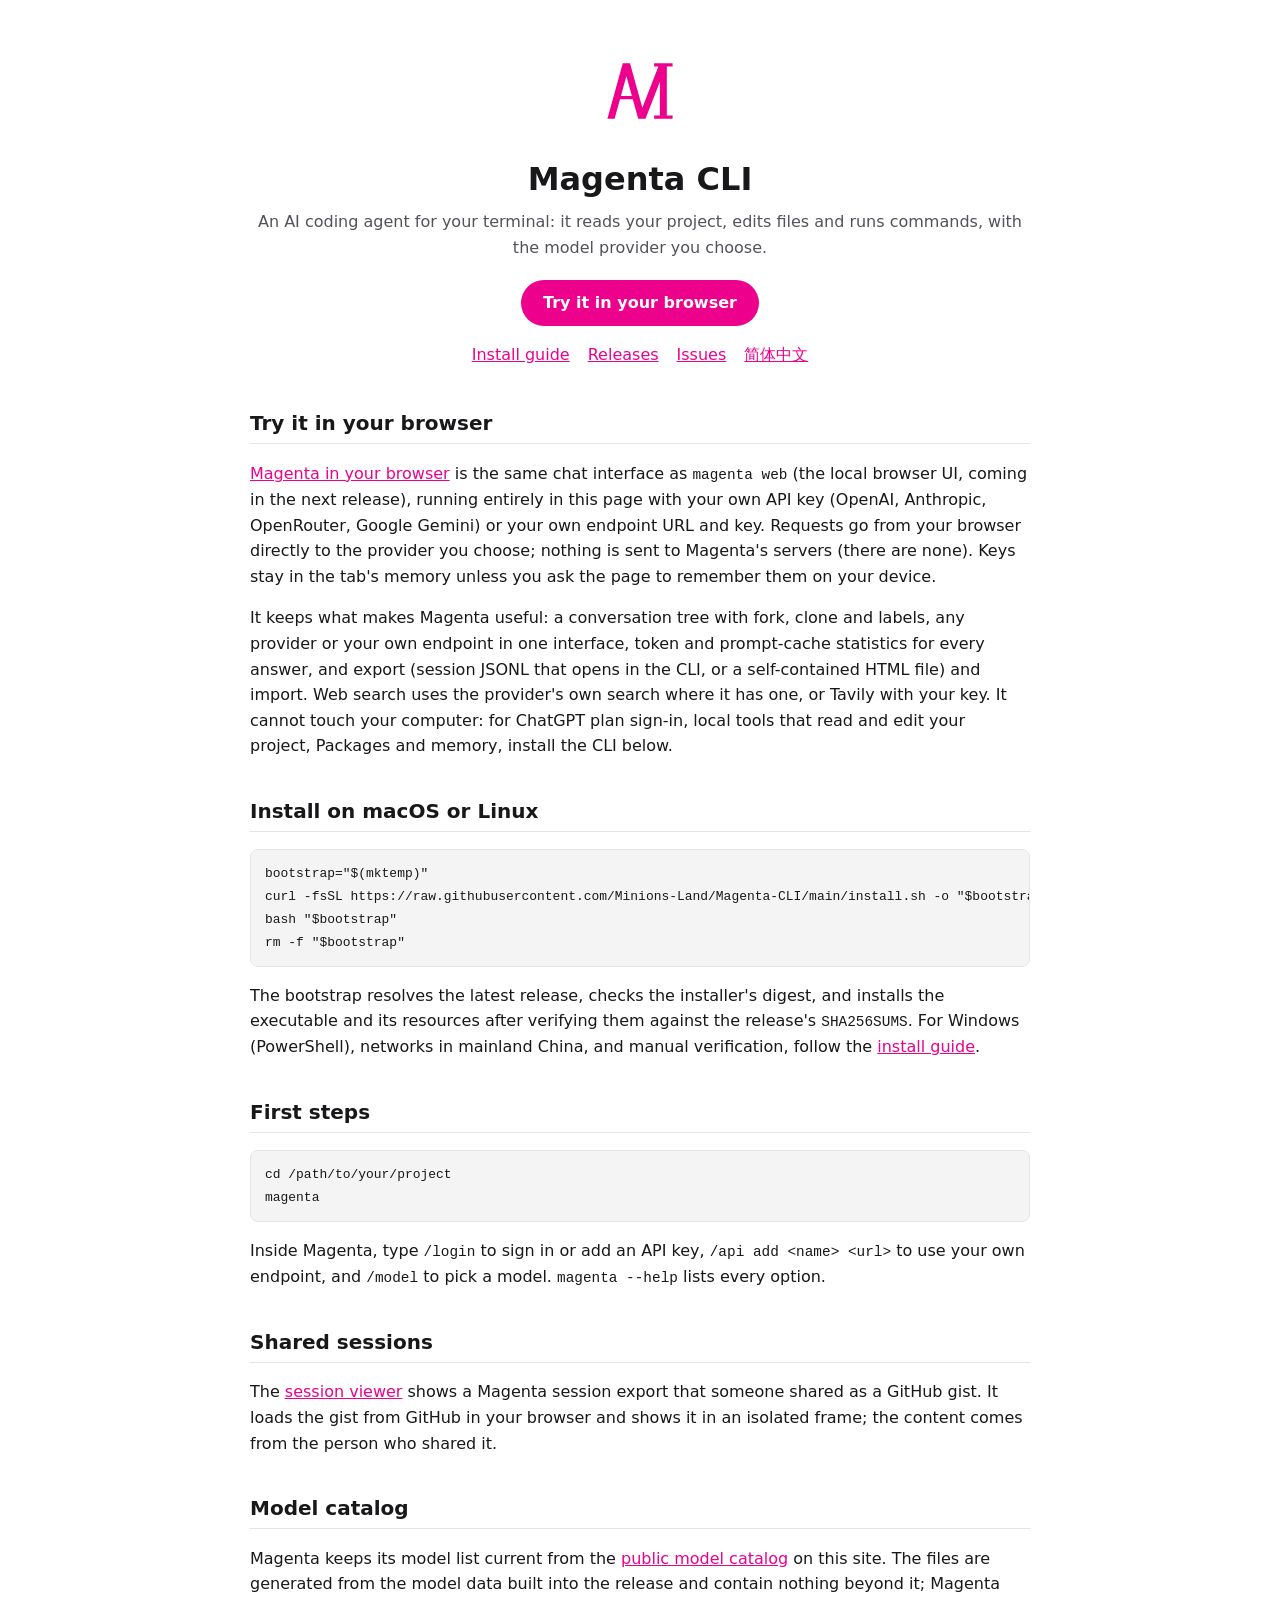
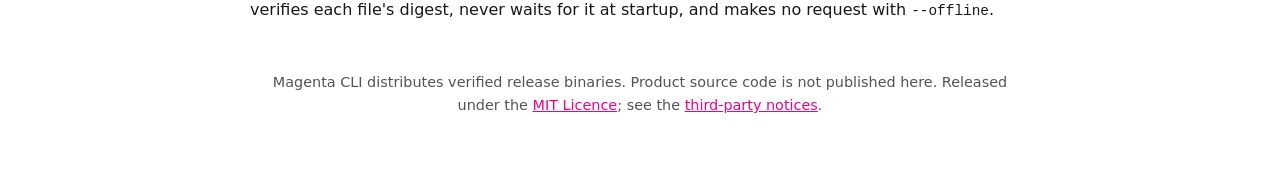
<file: docs/index.html>
<!doctype html>
<html lang="en">
<head>
  <meta charset="utf-8">
  <meta name="viewport" content="width=device-width, initial-scale=1">
  <meta http-equiv="Content-Security-Policy" content="default-src 'none'; style-src 'self'; img-src 'self'; base-uri 'none'; form-action 'none'">
  <meta name="referrer" content="no-referrer">
  <meta name="description" content="Magenta CLI: an AI coding agent for your terminal. Verified standalone binaries for macOS, Linux and Windows.">
  <title>Magenta CLI</title>
  <link rel="icon" type="image/svg+xml" href="assets/magenta-mark-small.svg">
  <link rel="stylesheet" href="assets/site.css">
</head>
<body>
  <div class="page">
    <header class="hero">
      <img class="only-light" src="assets/magenta-mark.svg" alt="Magenta" width="96">
      <img class="only-dark" src="assets/magenta-mark-on-ink.svg" alt="Magenta" width="96">
      <h1>Magenta CLI</h1>
      <p>An AI coding agent for your terminal: it reads your project, edits files and runs commands, with the model provider you choose.</p>
      <p class="cta"><a class="cta-button" href="app/">Try it in your browser</a></p>
      <nav class="links">
        <a href="https://github.com/Minions-Land/Magenta-CLI#install">Install guide</a>
        <a href="https://github.com/Minions-Land/Magenta-CLI/releases">Releases</a>
        <a href="https://github.com/Minions-Land/Magenta-CLI/issues">Issues</a>
        <a href="https://github.com/Minions-Land/Magenta-CLI/blob/main/README.zh-CN.md">简体中文</a>
      </nav>
    </header>

    <h2 id="browser">Try it in your browser</h2>
    <p><a href="app/">Magenta in your browser</a> is the same chat interface as <code>magenta web</code> (the local browser UI, coming in the next release), running entirely in this page with your own API key (OpenAI, Anthropic, OpenRouter, Google Gemini) or your own endpoint URL and key. Requests go from your browser directly to the provider you choose; nothing is sent to Magenta's servers (there are none). Keys stay in the tab's memory unless you ask the page to remember them on your device.</p>
    <p>It keeps what makes Magenta useful: a conversation tree with fork, clone and labels, any provider or your own endpoint in one interface, token and prompt-cache statistics for every answer, and export (session JSONL that opens in the CLI, or a self-contained HTML file) and import. Web search uses the provider's own search where it has one, or Tavily with your key. It cannot touch your computer: for ChatGPT plan sign-in, local tools that read and edit your project, Packages and memory, install the CLI below.</p>

    <h2 id="install">Install on macOS or Linux</h2>
    <pre><code>bootstrap="$(mktemp)"
curl -fsSL https://raw.githubusercontent.com/Minions-Land/Magenta-CLI/main/install.sh -o "$bootstrap"
bash "$bootstrap"
rm -f "$bootstrap"</code></pre>
    <p>The bootstrap resolves the latest release, checks the installer's digest, and installs the executable and its resources after verifying them against the release's <code>SHA256SUMS</code>. For Windows (PowerShell), networks in mainland China, and manual verification, follow the <a href="https://github.com/Minions-Land/Magenta-CLI#install">install guide</a>.</p>

    <h2>First steps</h2>
    <pre><code>cd /path/to/your/project
magenta</code></pre>
    <p>Inside Magenta, type <code>/login</code> to sign in or add an API key, <code>/api add &lt;name&gt; &lt;url&gt;</code> to use your own endpoint, and <code>/model</code> to pick a model. <code>magenta --help</code> lists every option.</p>

    <h2>Shared sessions</h2>
    <p>The <a href="session/">session viewer</a> shows a Magenta session export that someone shared as a GitHub gist. It loads the gist from GitHub in your browser and shows it in an isolated frame; the content comes from the person who shared it.</p>

    <h2>Model catalog</h2>
    <p>Magenta keeps its model list current from the <a href="catalog/README.md">public model catalog</a> on this site. The files are generated from the model data built into the release and contain nothing beyond it; Magenta verifies each file's digest, never waits for it at startup, and makes no request with <code>--offline</code>.</p>

    <p class="footer">Magenta CLI distributes verified release binaries. Product source code is not published here. Released under the <a href="https://github.com/Minions-Land/Magenta-CLI/blob/main/LICENSE">MIT Licence</a>; see the <a href="https://github.com/Minions-Land/Magenta-CLI/blob/main/THIRD-PARTY-NOTICES.md">third-party notices</a>.</p>
  </div>
</body>
</html>
</file>
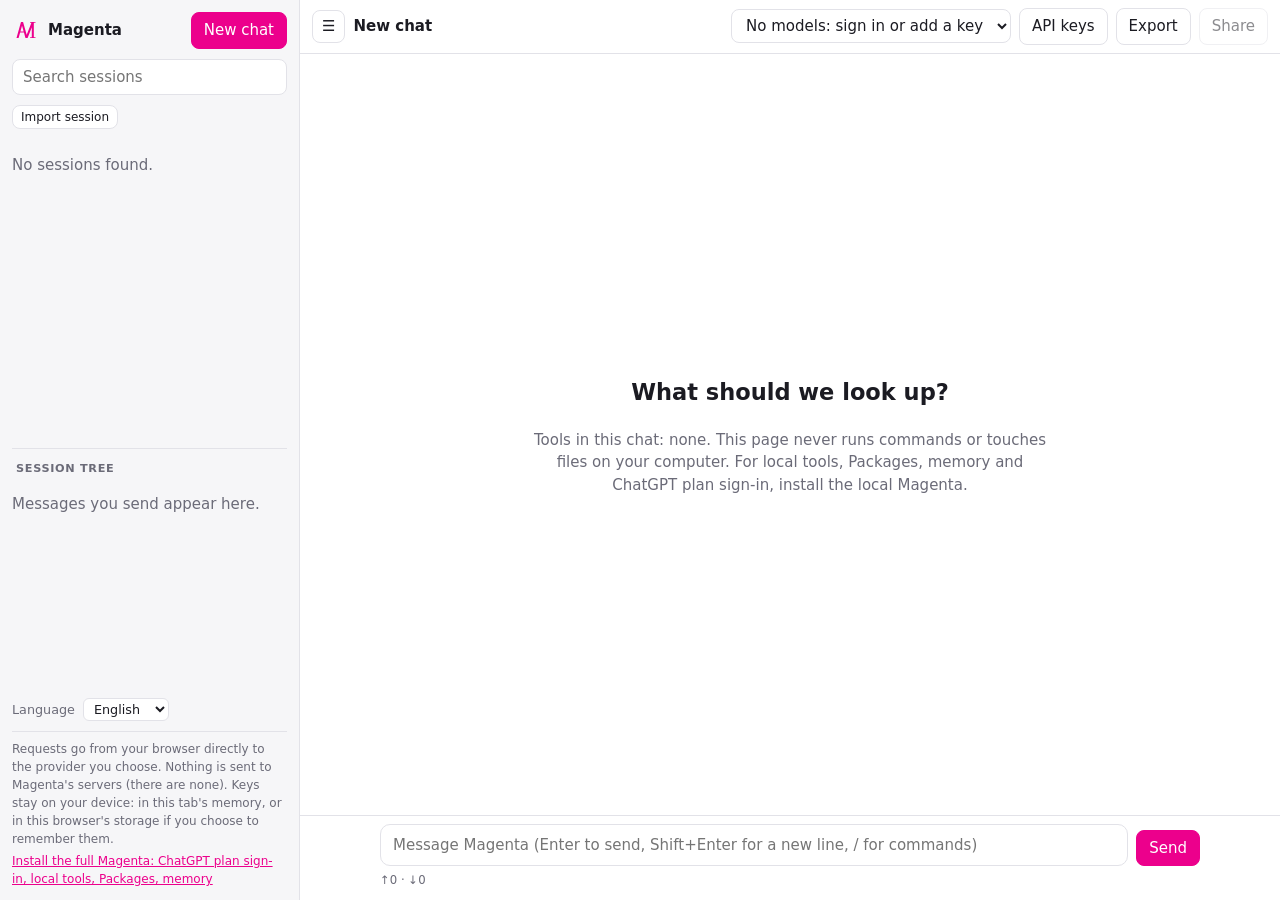
<file: docs/app/index.html>
<!DOCTYPE html>
<html lang="en">
<head>
  <meta charset="utf-8">
  <meta http-equiv="Content-Security-Policy" content="default-src 'none'; script-src 'self'; style-src 'self'; img-src 'self' data:; connect-src 'self' https:; frame-src blob:; child-src blob:; worker-src 'none'; object-src 'none'; font-src 'none'; media-src 'none'; manifest-src 'none'; base-uri 'none'; form-action 'none'">
  <meta name="viewport" content="width=device-width, initial-scale=1">
  <meta name="referrer" content="no-referrer">
  <meta name="color-scheme" content="light dark">
  <title>Magenta</title>
  <meta name="description" content="Magenta in your browser: chat with your own API key or endpoint. Requests go straight from your browser to the provider.">
  <link rel="icon" type="image/svg+xml" href="favicon.svg">
  <link rel="stylesheet" href="app.c1ad253746e8.css" integrity="sha384-Tc3OHlu0VX2zhk6m4ygzVs0bVRjVu+C1iXaFFKZtzF8KajAL20mKgEHqW8UESZKW">
  <script src="vendor/marked.min.js" integrity="sha384-8o82OW6HW401nUj7wf2ObxhNTCM0o9aVFBtLgVSDm/QRsHHyJRYJWmZkt7vTkiWg" defer></script>
  <script src="vendor/highlight.min.js" integrity="sha384-F/bZzf7p3Joyp5psL90p/p89AZJsndkSoGwRpXcZhleCWhd8SnRuoYo4d0yirjJp" defer></script>
  <script type="module" src="app.18c444fe1bb5.js" integrity="sha384-5VmWVC+UD20ydXfnOl+6ZMUGBXsQE16Hd5dyEhSyc7ppqtQiMMjQ2oY+FCkRacaB"></script>
</head>
<body>
  <a class="skip-link" href="#composer-input" data-i18n="page.skip">Skip to message box</a>
  <div id="app" class="app">
    <aside id="sidebar" class="sidebar" aria-label="Sessions" data-i18n-aria-label="page.sessions">
      <header class="sidebar-head">
        <picture class="brand">
          <source srcset="mark-dark.svg" media="(prefers-color-scheme: dark)">
          <img src="mark.svg" alt="Magenta" width="28" height="28">
        </picture>
        <span class="brand-name">Magenta</span>
        <button id="new-chat" class="btn primary" type="button" title="New chat" data-i18n="page.newChat" data-i18n-title="page.newChat">New chat</button>
        <button id="close-sidebar" class="btn icon narrow-only" type="button" aria-label="Close sessions" data-i18n-aria-label="page.closeSessions">&#10005;</button>
      </header>
      <label class="visually-hidden" for="session-search" data-i18n="page.searchSessions">Search sessions</label>
      <input id="session-search" class="search" type="search" placeholder="Search sessions" data-i18n-placeholder="page.searchSessions" autocomplete="off">
      <div id="session-files" class="session-files" hidden>
        <button id="import-session" class="btn small" type="button" title="Open a Magenta session JSONL file" data-i18n="page.importSession" data-i18n-title="page.importSessionTitle">Import session</button>
        <input id="import-file" type="file" accept=".jsonl,application/x-ndjson,application/jsonl" hidden>
      </div>
      <nav id="session-list" class="session-list" aria-label="Session list" data-i18n-aria-label="page.sessionList"></nav>
      <section id="tree-panel" class="tree-panel" aria-labelledby="tree-title">
        <h2 id="tree-title" class="panel-title" data-i18n="page.sessionTree">Session tree</h2>
        <div id="session-tree" class="session-tree" role="tree" aria-label="Session tree" data-i18n-aria-label="page.sessionTree"></div>
      </section>
      <div class="settings">
        <label for="language-picker" data-i18n="page.language">Language</label>
        <select id="language-picker" class="language-picker"></select>
      </div>
      <footer id="host-links" class="host-links"></footer>
    </aside>
    <main class="main" aria-label="Conversation" data-i18n-aria-label="page.conversation">
      <header class="topbar">
        <button id="toggle-sidebar" class="btn icon" type="button" aria-controls="sidebar" aria-expanded="true" title="Toggle sessions" data-i18n-title="page.toggleSessions">&#9776;</button>
        <h1 id="session-title" class="session-title">Magenta</h1>
        <label class="visually-hidden" for="model-picker" data-i18n="page.model">Model</label>
        <select id="model-picker" class="model-picker" title="Model and route" data-i18n-title="page.modelTitle"></select>
        <label class="visually-hidden" for="thinking-picker" data-i18n="page.thinkingLevel">Thinking level</label>
        <select id="thinking-picker" class="model-picker thinking-picker" title="Thinking level" data-i18n-title="page.thinkingLevel" hidden></select>
        <button id="open-signin" class="btn" type="button" aria-haspopup="dialog" data-i18n="page.signIn">Sign-in</button>
        <button id="export" class="btn" type="button" title="Download an auditable HTML export" data-i18n="page.export" data-i18n-title="page.exportTitle">Export</button>
        <button id="share" class="btn" type="button" title="Publish a secret gist with a viewer link" data-i18n="page.share" data-i18n-title="page.shareTitle">Share</button>
      </header>
      <div id="banner" class="banner" role="status" hidden></div>
      <div id="messages" class="messages" aria-live="polite"></div>
      <footer class="composer-area">
        <div id="slash-menu" class="slash-menu" role="listbox" aria-label="Commands" data-i18n-aria-label="page.commands" hidden></div>
        <form id="composer" class="composer" autocomplete="off">
          <label class="visually-hidden" for="composer-input" data-i18n="page.message">Message</label>
          <textarea id="composer-input" rows="1" placeholder="Message Magenta (Enter to send, Shift+Enter for a new line, / for commands)" data-i18n-placeholder="composer.placeholder" aria-describedby="usage"></textarea>
          <button id="send" class="btn primary" type="submit" data-i18n="page.send">Send</button>
          <button id="stop" class="btn danger" type="button" data-i18n="page.stop" hidden>Stop</button>
        </form>
        <div id="queue" class="queue" aria-live="polite"></div>
        <div id="usage" class="usage" aria-live="off"></div>
      </footer>
    </main>
  </div>
  <dialog id="signin-dialog" class="dialog signin-dialog" aria-labelledby="signin-title">
    <div class="dialog-frame">
      <header class="dialog-head">
        <h2 id="signin-title" data-i18n="page.signIn">Sign-in</h2>
        <button id="signin-close" class="btn" type="button" data-i18n="page.close">Close</button>
      </header>
      <div class="dialog-scroll">
        <p id="signin-note" class="muted" data-i18n="page.signInNote">Credentials stay in this machine's Magenta store. This page only sees whether a provider is signed in.</p>
        <div id="signin-flow" class="signin-flow" aria-live="polite"></div>
        <div id="signin-providers" class="signin-providers"></div>
      </div>
    </div>
  </dialog>
  <noscript>Magenta web needs JavaScript.</noscript>
</body>
</html>
</file>
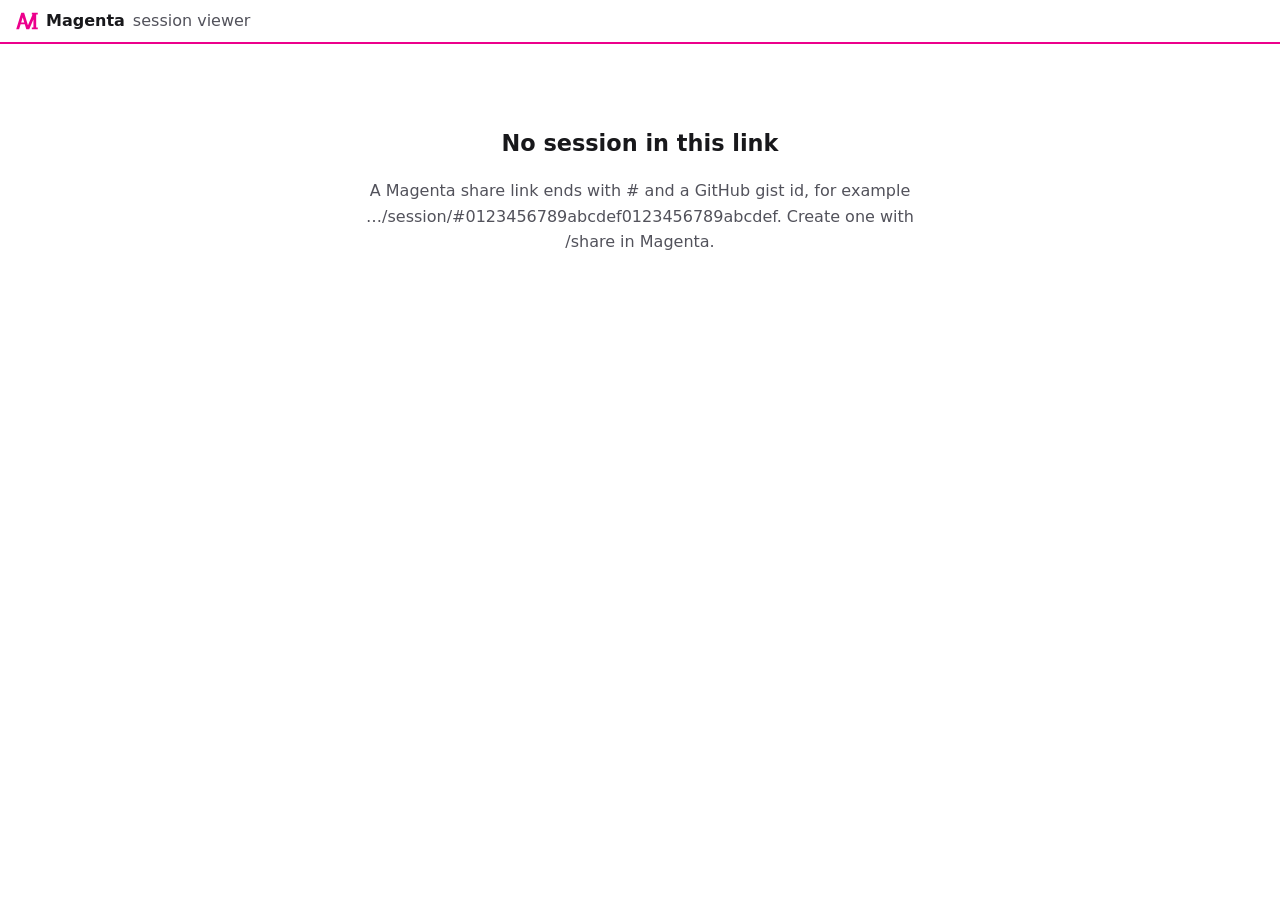
<file: docs/session/index.html>
<!doctype html>
<html lang="en">
<head>
  <meta charset="utf-8">
  <meta name="viewport" content="width=device-width, initial-scale=1">
  <!--
    The shared export runs in a sandboxed srcdoc frame, which inherits this
    policy: 'unsafe-inline' scripts and styles are for the export's own inline
    code (this page loads only viewer.js and site.css). Network access is limited
    to the GitHub API and raw gist downloads; images only from data:/blob: URLs,
    so a shared session cannot load trackers; forms cannot be submitted.
  -->
  <meta http-equiv="Content-Security-Policy" content="default-src 'none'; script-src 'self' 'unsafe-inline'; style-src 'self' 'unsafe-inline'; img-src 'self' data: blob:; font-src data:; media-src data: blob:; connect-src https://api.github.com https://gist.githubusercontent.com; base-uri 'none'; form-action 'none'; object-src 'none'">
  <meta name="referrer" content="no-referrer">
  <title>Magenta session viewer</title>
  <link rel="icon" type="image/svg+xml" href="../assets/magenta-mark-small.svg">
  <link rel="stylesheet" href="../assets/site.css">
  <script type="module" src="viewer.js"></script>
</head>
<body class="viewer">
  <header class="viewer-bar">
    <a class="brand" href="../">
      <img src="../assets/magenta-mark-small.svg" alt="" width="22" height="22">
      <span>Magenta</span>
      <span class="brand-sub">session viewer</span>
    </a>
    <div id="share-info" class="share-info" hidden>
      <p class="notice">
        <strong>Shared by <a id="owner" rel="noopener noreferrer" target="_blank"></a>.</strong>
        This content was shared by a user, not by Magenta, and is shown in an isolated frame without access to this site. Do not enter passwords or keys into it.
      </p>
      <p class="meta"><span id="file"></span> · <a id="gist-link" rel="noopener noreferrer" target="_blank">View on GitHub</a></p>
    </div>
  </header>
  <main>
    <section id="status" class="status" aria-live="polite">
      <h1 id="status-title">Loading…</h1>
      <p id="status-detail">This page needs JavaScript to fetch the shared session from GitHub.</p>
      <p><a id="status-link" rel="noopener noreferrer" target="_blank" hidden></a></p>
    </section>
    <div id="stage" class="stage"></div>
  </main>
</body>
</html>
</file>
<file: docs/assets/site.css>
:root {
  --accent: #ec008c;
  --text: #18181b;
  --text-dim: #52525b;
  --bg: #ffffff;
  --surface: #f4f4f5;
  --border: #e4e4e7;
  --notice-bg: #fff1f8;
  --font-sans: ui-sans-serif, system-ui, -apple-system, BlinkMacSystemFont, "Segoe UI", Roboto, "Helvetica Neue", Arial, "Noto Sans", sans-serif;
  --font-mono: ui-monospace, SFMono-Regular, Menlo, Monaco, Consolas, "Liberation Mono", monospace;
  color-scheme: light dark;
}

@media (prefers-color-scheme: dark) {
  :root {
    --text: #fafafa;
    --text-dim: #a1a1aa;
    --bg: #141414;
    --surface: #1f1f22;
    --border: #2e2e33;
    --notice-bg: #2a1020;
  }
  .only-light { display: none !important; }
}

@media (prefers-color-scheme: light) {
  .only-dark { display: none !important; }
}

* { box-sizing: border-box; }

html, body { margin: 0; }

body {
  background: var(--bg);
  color: var(--text);
  font-family: var(--font-sans);
  line-height: 1.6;
}

a { color: var(--accent); }

code, pre { font-family: var(--font-mono); font-size: 0.9em; }

pre {
  background: var(--surface);
  border: 1px solid var(--border);
  border-radius: 8px;
  padding: 12px 14px;
  overflow-x: auto;
}

/* Landing page */

.page { max-width: 820px; margin: 0 auto; padding: 48px 20px 64px; }
.hero { text-align: center; margin-bottom: 40px; }
.hero img { width: 96px; height: auto; }
.hero h1 { margin: 12px 0 4px; font-size: 2rem; }
.hero p { margin: 0; color: var(--text-dim); }
.links { margin-top: 16px; display: flex; gap: 18px; justify-content: center; flex-wrap: wrap; }
.hero .cta { margin-top: 20px; }
.cta-button { display: inline-block; padding: 10px 22px; border-radius: 999px; background: #ec008c; color: #ffffff; font-weight: 600; text-decoration: none; }
.cta-button:hover, .cta-button:focus-visible { background: #c80077; color: #ffffff; }
h2 { margin-top: 36px; font-size: 1.25rem; border-bottom: 1px solid var(--border); padding-bottom: 4px; }
.footer { margin-top: 48px; color: var(--text-dim); font-size: 0.9em; text-align: center; }

/* Session viewer */

body.viewer { display: flex; flex-direction: column; min-height: 100vh; height: 100vh; }
body.viewer main { flex: 1; display: flex; flex-direction: column; min-height: 0; }

.viewer-bar {
  display: flex;
  align-items: center;
  gap: 16px;
  flex-wrap: wrap;
  padding: 8px 16px;
  border-bottom: 2px solid var(--accent);
  background: var(--bg);
}

.brand {
  display: inline-flex;
  align-items: center;
  gap: 8px;
  color: var(--text);
  text-decoration: none;
  font-weight: 650;
  white-space: nowrap;
}

.brand-sub { color: var(--text-dim); font-weight: 400; }

.share-info { flex: 1; min-width: 260px; font-size: 0.88rem; }
.share-info p { margin: 2px 0; }
.share-info .notice { background: var(--notice-bg); border-left: 3px solid var(--accent); padding: 4px 8px; border-radius: 4px; }
.share-info .meta { color: var(--text-dim); }

.status { max-width: 640px; margin: 64px auto; padding: 0 20px; text-align: center; }
.status h1 { font-size: 1.4rem; margin-bottom: 8px; }
.status p { color: var(--text-dim); }

.stage { flex: 1; display: flex; min-height: 0; }
.session-frame { flex: 1; width: 100%; border: 0; background: #fff; }
</file>
<file: docs/app/app.c1ad253746e8.css>
:root{--accent: #ec008c;--accent-ink: #ffffff;--bg: #ffffff;--panel: #f6f6f8;--surface: #ffffff;--border: #e2e2e8;--text: #1b1b22;--muted: #6b6b78;--user: #fbe6f3;--code-bg: #f3f3f6;--error: #c62828;--ok: #1b7f3b;--warn: #9a6700;--radius: 10px;--sidebar: 300px;color-scheme:light dark;font-family:system-ui,-apple-system,Segoe UI,Roboto,sans-serif;font-size:15px;line-height:1.5}@media(prefers-color-scheme:dark){:root{--accent: #ff3fae;--accent-ink: #1b0012;--bg: #141418;--panel: #1b1b21;--surface: #1f1f26;--border: #2e2e38;--text: #ececf1;--muted: #a0a0ad;--user: #3a1530;--code-bg: #23232b;--error: #ff6b6b;--ok: #5fd38d;--warn: #e3b341}}*{box-sizing:border-box}[hidden]{display:none!important}html,body{margin:0;height:100%;background:var(--bg);color:var(--text)}a{color:var(--accent)}:focus-visible{outline:2px solid var(--accent);outline-offset:2px}.visually-hidden{position:absolute;width:1px;height:1px;overflow:hidden;clip:rect(0 0 0 0);white-space:nowrap}.skip-link{position:absolute;left:-999px;top:0}.skip-link:focus{left:8px;z-index:10;background:var(--surface);padding:6px 10px}.muted{color:var(--muted)}.small{font-size:.85em}.error-text{color:var(--error)}.ok-text{color:var(--ok)}.btn{font:inherit;color:var(--text);background:var(--surface);border:1px solid var(--border);border-radius:8px;padding:6px 12px;cursor:pointer;text-decoration:none;display:inline-flex;align-items:center;gap:6px;white-space:nowrap}.btn:hover:not(:disabled){border-color:var(--accent)}.btn:disabled{opacity:.5;cursor:default}.btn.primary{background:var(--accent);border-color:var(--accent);color:var(--accent-ink)}.btn.danger{border-color:var(--error);color:var(--error)}.btn.small{padding:2px 8px;font-size:.8em}.btn.icon{padding:4px 9px}.app{display:grid;grid-template-columns:var(--sidebar) 1fr;height:100vh;height:100dvh}.app.sidebar-collapsed{grid-template-columns:0 1fr}.app.sidebar-collapsed .sidebar{display:none}.sidebar{background:var(--panel);border-right:1px solid var(--border);display:flex;flex-direction:column;min-height:0;padding:12px;gap:10px}.sidebar-head{display:flex;align-items:center;gap:8px}.brand img{display:block}.brand-name{font-weight:650;flex:1}.narrow-only{display:none}.search,.model-picker,.auth-prompt input{font:inherit;color:var(--text);background:var(--surface);border:1px solid var(--border);border-radius:8px;padding:6px 10px}.session-list{flex:1 1 50%;overflow-y:auto;min-height:0}.panel-title{font-size:.75em;text-transform:uppercase;letter-spacing:.06em;color:var(--muted);margin:12px 4px 4px}.sessions{list-style:none;margin:0;padding:0}.session{width:100%;text-align:left;font:inherit;color:var(--text);background:transparent;border:0;border-radius:8px;padding:6px 8px;cursor:pointer;display:flex;flex-direction:column}.session:hover,.session.active{background:var(--surface)}.session.active{box-shadow:inset 3px 0 0 var(--accent)}.session-label{overflow:hidden;text-overflow:ellipsis;white-space:nowrap}.session-meta{font-size:.75em;color:var(--muted);overflow:hidden;text-overflow:ellipsis;white-space:nowrap}.tree-panel{flex:1 1 40%;overflow-y:auto;min-height:0;border-top:1px solid var(--border)}.tree-row{display:flex;gap:6px;align-items:center;padding:3px 4px 3px calc(4px + var(--depth, 0) * 12px);border-radius:6px;font-size:.85em}.tree-row.current .tree-text{color:var(--text);font-weight:600}.tree-text{flex:1;overflow:hidden;text-overflow:ellipsis;white-space:nowrap;color:var(--muted)}.tree-actions{display:inline-flex;gap:4px;opacity:.6}.tree-row:hover .tree-actions,.tree-row:focus-within .tree-actions{opacity:1}.session-files{display:flex;gap:6px}.settings{display:flex;align-items:center;gap:8px;font-size:.85em;color:var(--muted)}.language-picker{font:inherit;color:var(--text);background:var(--surface);border:1px solid var(--border);border-radius:6px;padding:2px 6px}.host-links{border-top:1px solid var(--border);padding-top:8px;font-size:.8em;color:var(--muted);display:flex;flex-direction:column;gap:4px}.host-links p{margin:0}.host-links:empty{display:none}.thinking-picker{max-width:130px}.main{display:flex;flex-direction:column;min-width:0;min-height:0}.topbar{display:flex;align-items:center;gap:8px;padding:8px 12px;border-bottom:1px solid var(--border);flex-wrap:wrap}.session-title{font-size:1em;font-weight:600;margin:0;flex:1;min-width:120px;overflow:hidden;text-overflow:ellipsis;white-space:nowrap}.model-picker{max-width:280px}.banner{padding:8px 16px;border-bottom:1px solid var(--border);background:var(--panel)}.banner.error{color:var(--error)}.banner.warning{color:var(--warn)}.messages{flex:1;overflow-y:auto;padding:16px max(16px,calc((100% - 820px)/2));display:flex;flex-direction:column;gap:14px}.empty{margin:auto;text-align:center;max-width:520px}.notice{border:1px dashed var(--border);border-radius:var(--radius);padding:8px 12px;color:var(--muted)}.msg.user{align-self:flex-end;max-width:85%}.msg.user .bubble{background:var(--user);border-radius:var(--radius);padding:8px 12px}.msg.assistant .bubble{overflow-wrap:anywhere}.msg.note{color:var(--muted);font-size:.9em}.attached{max-width:240px;border-radius:8px;margin-top:6px}.plain{white-space:pre-wrap;overflow-wrap:anywhere}.meta{font-size:.75em;color:var(--muted);margin-top:4px}.markdown>:first-child{margin-top:0}.markdown>:last-child{margin-bottom:0}.markdown img{max-width:100%}.markdown table{border-collapse:collapse;display:block;overflow-x:auto}.markdown th,.markdown td{border:1px solid var(--border);padding:4px 8px}code{font-family:ui-monospace,SFMono-Regular,Menlo,Consolas,monospace;font-size:.9em;background:var(--code-bg);border-radius:4px;padding:1px 4px}.code-block{border:1px solid var(--border);border-radius:8px;margin:8px 0;overflow:hidden}.code-head{display:flex;justify-content:space-between;align-items:center;padding:4px 8px;font-size:.8em;color:var(--muted);background:var(--panel)}.code-block pre{margin:0;padding:10px 12px;overflow-x:auto;background:var(--code-bg)}.code-block pre code{background:none;padding:0}.html-preview{width:100%;height:320px;border:0;border-top:1px solid var(--border);background:#fff}.thinking,.tool{border:1px solid var(--border);border-radius:8px;margin:6px 0;font-size:.9em}.thinking summary,.tool summary{cursor:pointer;padding:5px 10px;display:flex;gap:8px;align-items:baseline;color:var(--muted)}.thinking .plain{padding:4px 10px 8px;color:var(--muted)}.tool.provider-run{padding:5px 10px;display:flex;gap:8px;align-items:baseline;color:var(--muted)}.tool-status{flex:none;max-width:40%;overflow:hidden;text-overflow:ellipsis;white-space:nowrap}.tool-name{font-weight:600;color:var(--text)}.tool-args{flex:1;overflow:hidden;text-overflow:ellipsis;white-space:nowrap}.tool-status.running{color:var(--warn)}.tool-status.failed{color:var(--error)}.tool-output{margin:0;padding:8px 10px;max-height:360px;overflow:auto;white-space:pre-wrap;overflow-wrap:anywhere;background:var(--code-bg);font-size:.85em}.sources{display:flex;flex-wrap:wrap;gap:6px 10px;font-size:.85em;margin-top:6px}.hljs-keyword,.hljs-selector-tag,.hljs-built_in,.hljs-type{color:#a626a4}.hljs-string,.hljs-attr,.hljs-regexp,.hljs-addition{color:#2e7d32}.hljs-number,.hljs-literal,.hljs-symbol{color:#b35900}.hljs-comment,.hljs-quote,.hljs-meta{color:var(--muted);font-style:italic}.hljs-title,.hljs-section,.hljs-name,.hljs-function{color:#1565c0}.hljs-deletion{color:var(--error)}@media(prefers-color-scheme:dark){.hljs-keyword,.hljs-selector-tag,.hljs-built_in,.hljs-type{color:#d38cf0}.hljs-string,.hljs-attr,.hljs-regexp,.hljs-addition{color:#8fd694}.hljs-number,.hljs-literal,.hljs-symbol{color:#f0a35e}.hljs-title,.hljs-section,.hljs-name,.hljs-function{color:#82b1ff}}.composer-area{position:relative;padding:8px max(12px,calc((100% - 820px)/2)) 10px;border-top:1px solid var(--border)}.composer{display:flex;gap:8px;align-items:flex-end}.composer textarea{flex:1;font:inherit;color:var(--text);background:var(--surface);border:1px solid var(--border);border-radius:var(--radius);padding:9px 12px;resize:none;max-height:260px}.composer textarea:focus{border-color:var(--accent);outline:none}.slash-menu{position:absolute;bottom:100%;left:max(12px,calc((100% - 820px)/2));right:max(12px,calc((100% - 820px)/2));max-height:300px;overflow-y:auto;background:var(--surface);border:1px solid var(--border);border-radius:var(--radius);box-shadow:0 6px 24px #00000026}.slash-item{display:flex;gap:10px;padding:6px 10px;cursor:pointer}.slash-item.active{background:var(--panel);box-shadow:inset 3px 0 0 var(--accent)}.slash-name{font-weight:600}.slash-desc{color:var(--muted);overflow:hidden;text-overflow:ellipsis;white-space:nowrap}.queue .queued{font-size:.85em;color:var(--muted);margin-top:4px}.usage{font-size:.78em;color:var(--muted);margin-top:6px;display:flex;gap:8px;flex-wrap:wrap}.pill{border-radius:999px;padding:0 8px;border:1px solid var(--border)}.pill.warn{color:var(--warn);border-color:var(--warn)}.dialog{border:1px solid var(--border);border-radius:14px;background:var(--surface);color:var(--text);width:min(560px,calc(100vw - 24px));padding:0}.dialog::backdrop{background:#0006}.dialog-body{padding:16px 18px;display:flex;flex-direction:column;gap:10px}.dialog-body h2{margin:0}.signin-dialog{max-height:calc(100dvh - 24px);overflow:hidden}.dialog-frame{display:flex;flex-direction:column;max-height:calc(100dvh - 26px)}.dialog-head{display:flex;align-items:center;justify-content:space-between;gap:12px;padding:12px 18px;border-bottom:1px solid var(--border);flex:none}.dialog-head h2{margin:0;font-size:1.15em}.dialog-scroll{flex:1 1 auto;min-height:0;overflow-y:auto;overscroll-behavior:contain;padding:12px 18px 18px;display:flex;flex-direction:column;gap:10px}.signin-providers,.provider-list{display:flex;flex-direction:column;gap:6px}.signin-flow:empty{display:none}.why-not summary{cursor:pointer;color:var(--muted)}.forget-data{margin-top:12px;padding-top:12px;border-top:1px solid var(--border)}.forget-data p{margin:0 0 6px}.provider{display:flex;justify-content:space-between;align-items:center;gap:8px;padding:8px 10px;border:1px solid var(--border);border-radius:8px}.provider.configured{border-color:var(--ok)}.provider-actions{display:flex;gap:6px}.auth-prompt{display:flex;flex-wrap:wrap;gap:6px;align-items:center}.auth-prompt p{width:100%;margin:0}.auth-prompt input{flex:1;min-width:200px}.routes h3{font-size:.9em;margin:12px 0 6px}.route-form{display:flex;flex-wrap:wrap;gap:6px;margin-top:6px}.route-form input,.route-form select,.dialog-input{font:inherit;color:var(--text);background:var(--surface);border:1px solid var(--border);border-radius:8px;padding:6px 10px;flex:1;min-width:140px}.dialog-input{width:100%}.dialog-choices{display:flex;flex-direction:column;gap:6px;max-height:50vh;overflow-y:auto}.device-code{font-size:1.2em;letter-spacing:.1em}.dialog-actions{display:flex;justify-content:flex-end}.locked{max-width:520px;margin:15vh auto;text-align:center;padding:0 16px}@media(max-width:760px){.app{grid-template-columns:1fr}.sidebar{position:fixed;inset:0 auto 0 0;width:min(320px,88vw);z-index:5;box-shadow:0 0 40px #0000004d}.app:not(.sidebar-open) .sidebar,.app.sidebar-collapsed .sidebar{display:none}.app.sidebar-open .sidebar{display:flex}.app.sidebar-collapsed{grid-template-columns:1fr}.narrow-only{display:inline-flex}.topbar #export,.topbar #share{padding:4px 8px}.model-picker{max-width:160px}.thinking-picker{max-width:96px}.msg.user{max-width:95%}}.compact-notice{display:flex;flex-wrap:wrap;align-items:center;gap:8px;flex-basis:100%;font-size:1.15em;padding:6px 10px;border:1px solid var(--warn);border-radius:8px;color:var(--text)}
</file>
